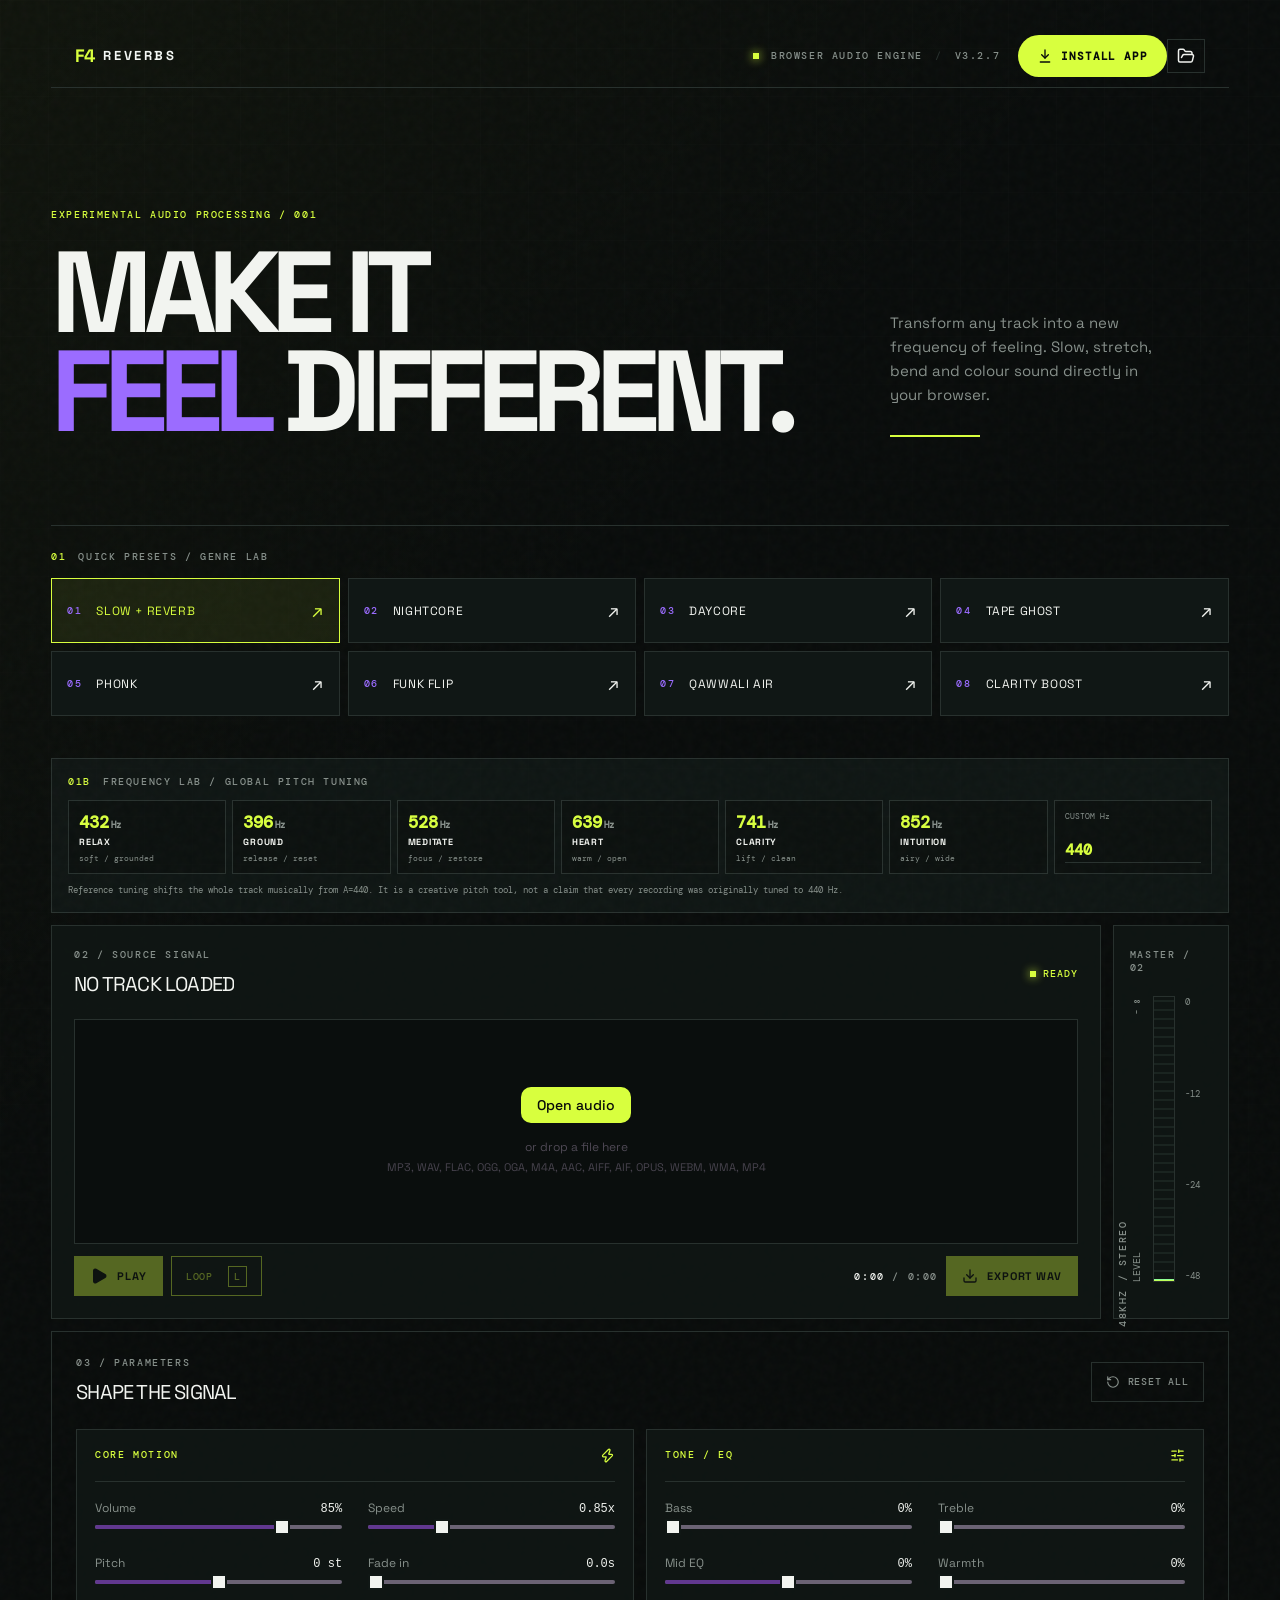
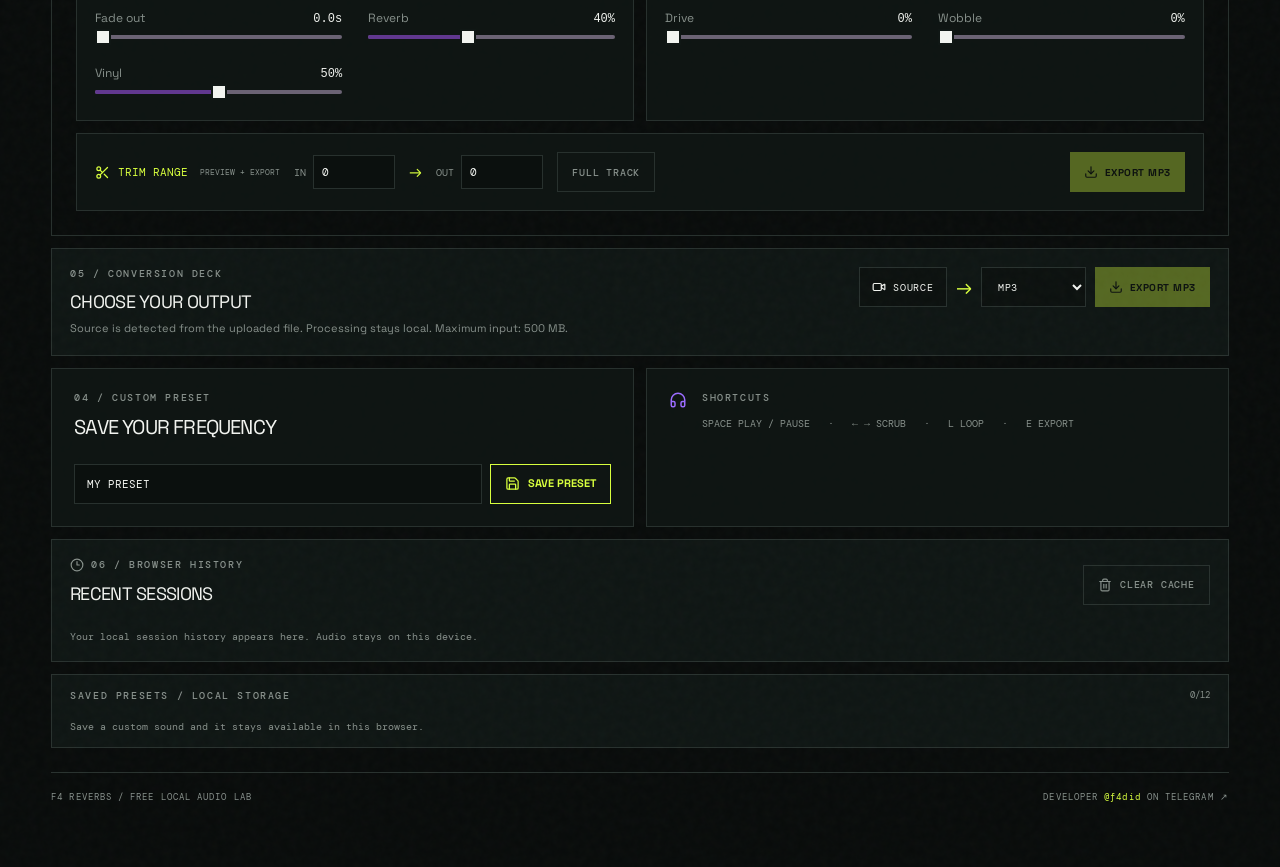
<file: index.html>
<!DOCTYPE html><!--Wc2P2oGv3Yrmbwn0CdEOC--><html lang="en"><head><meta charSet="utf-8"/><meta name="viewport" content="width=device-width, initial-scale=1"/><link rel="stylesheet" href="./_next/static/css/abca8718be2db10c.css" data-precedence="next"/><link rel="preload" as="script" fetchPriority="low" href="./_next/static/chunks/webpack-20ec9f204b8061f3.js"/><script src="./_next/static/chunks/4bd1b696-c023c6e3521b1417.js" async=""></script><script src="./_next/static/chunks/255-2005b055456c798b.js" async=""></script><script src="./_next/static/chunks/main-app-8faf59b980f9578d.js" async=""></script><script src="./_next/static/chunks/app/layout-e5a910af52156f34.js" async=""></script><script src="./_next/static/chunks/app/not-found-bf3127161c7d8371.js" async=""></script><script src="./_next/static/chunks/21-08cbd89e79270ea4.js" async=""></script><script src="./_next/static/chunks/app/page-7124292f3b14ec31.js" async=""></script><title>F4 REVERBS — Browser Audio Processing Studio</title><meta name="description" content="F4 REVERBS is a free, open source browser studio for slowing, pitching, colouring and exporting audio offline."/><meta name="application-name" content="F4 REVERBS"/><link rel="manifest" href="site.webmanifest"/><meta name="keywords" content="slowed and reverb,slowed + reverb,lofi player,lo-fi,nightcore,vaporwave,daycore,chopped and screwed,vinyl crackle,WAV export,offline audio editor,open source,desktop app,Windows,macOS,Linux"/><meta name="robots" content="index, follow"/><link rel="canonical" href="https://ph33nx.github.io/lila-player/"/><meta property="og:title" content="F4 REVERBS — Browser Audio Processing Studio"/><meta property="og:description" content="F4 REVERBS is a free, open source browser studio for slowing, pitching, colouring and exporting audio offline."/><meta property="og:url" content="https://ph33nx.github.io/lila-player/"/><meta property="og:site_name" content="F4 REVERBS"/><meta property="og:image" content="https://ph33nx.github.io/lila-player/og.png"/><meta property="og:image:width" content="1200"/><meta property="og:image:height" content="630"/><meta property="og:image:alt" content="F4 REVERBS browser audio processing studio with waveform and audio controls"/><meta property="og:type" content="website"/><meta name="twitter:card" content="summary_large_image"/><meta name="twitter:title" content="F4 REVERBS — Browser Audio Processing Studio"/><meta name="twitter:description" content="F4 REVERBS is a free, open source browser studio for slowing, pitching, colouring and exporting audio offline."/><meta name="twitter:image" content="https://ph33nx.github.io/lila-player/og.png"/><link rel="icon" href="favicon-32x32.png" sizes="32x32" type="image/png"/><link rel="icon" href="favicon-16x16.png" sizes="16x16" type="image/png"/><link rel="icon" href="favicon.ico" sizes="any"/><link rel="apple-touch-icon" href="apple-touch-icon.png" sizes="180x180"/><script src="./_next/static/chunks/polyfills-42372ed130431b0a.js" noModule=""></script><link rel="stylesheet" href="scroll-fix.css"/><link rel="stylesheet" href="f4-ui.css"/></head><body><div hidden=""><!--$--><!--/$--></div><script type="application/ld+json">{"@context":"https://schema.org","@type":"SoftwareApplication","name":"F4 REVERBS","description":"F4 REVERBS is a free, open source browser studio for slowing, pitching, colouring and exporting audio offline.","applicationCategory":"MultimediaApplication","operatingSystem":"Windows, macOS, Linux","softwareVersion":"3.2.7","url":"https://ph33nx.github.io/lila-player/","image":"https://ph33nx.github.io/lila-player/og.png","downloadUrl":"https://github.com/ph33nx/lila-player/releases","license":"https://opensource.org/license/mit","isAccessibleForFree":true,"offers":{"@type":"Offer","price":"0","priceCurrency":"USD"}}</script><main><script>((a,b,c,d,e,f,g,h)=>{let i=document.documentElement,j=["light","dark"];function k(b){var c;(Array.isArray(a)?a:[a]).forEach(a=>{let c="class"===a,d=c&&f?e.map(a=>f[a]||a):e;c?(i.classList.remove(...d),i.classList.add(f&&f[b]?f[b]:b)):i.setAttribute(a,b)}),c=b,h&&j.includes(c)&&(i.style.colorScheme=c)}if(d)k(d);else try{let a=localStorage.getItem(b)||c,d=g&&"system"===a?window.matchMedia("(prefers-color-scheme: dark)").matches?"dark":"light":a;k(d)}catch(a){}})("class","theme","system",null,["light","dark"],null,true,true)</script><main class="f4-shell"><div class="f4-noise"></div><header class="f4-topbar"><div class="brand-lockup"><span class="brand-mark">F4</span><span class="brand-name">REVERBS</span></div><div class="top-meta"><span class="status-dot"></span> BROWSER AUDIO ENGINE <span class="meta-sep">/</span> V3.2.7</div><button class="icon-button" aria-label="Open audio"><svg xmlns="http://www.w3.org/2000/svg" width="18" height="18" viewBox="0 0 24 24" fill="none" stroke="currentColor" stroke-width="2" stroke-linecap="round" stroke-linejoin="round" class="lucide lucide-folder-open" aria-hidden="true"><path d="m6 14 1.5-2.9A2 2 0 0 1 9.24 10H20a2 2 0 0 1 1.94 2.5l-1.54 6a2 2 0 0 1-1.95 1.5H4a2 2 0 0 1-2-2V5a2 2 0 0 1 2-2h3.9a2 2 0 0 1 1.69.9l.81 1.2a2 2 0 0 0 1.67.9H18a2 2 0 0 1 2 2v2"></path></svg></button></header><section class="f4-hero"><div><p class="eyebrow">EXPERIMENTAL AUDIO PROCESSING / 001</p><h1>MAKE IT<br/><em>FEEL</em> DIFFERENT.</h1></div><div class="hero-copy"><p>Transform any track into a new frequency of feeling. Slow, stretch, bend and colour sound directly in your browser.</p><span class="hero-line"></span></div></section><section class="preset-rack" aria-label="Presets"><div class="section-label"><span>01</span> QUICK PRESETS / GENRE LAB</div><div class="preset-grid"><button class="preset-card active"><span class="preset-index">01</span><span>SLOW + REVERB</span><span class="preset-arrow">↗</span></button><button class="preset-card "><span class="preset-index">02</span><span>NIGHTCORE</span><span class="preset-arrow">↗</span></button><button class="preset-card "><span class="preset-index">03</span><span>DAYCORE</span><span class="preset-arrow">↗</span></button><button class="preset-card "><span class="preset-index">04</span><span>TAPE GHOST</span><span class="preset-arrow">↗</span></button><button class="preset-card "><span class="preset-index">05</span><span>PHONK</span><span class="preset-arrow">↗</span></button><button class="preset-card "><span class="preset-index">06</span><span>FUNK FLIP</span><span class="preset-arrow">↗</span></button><button class="preset-card "><span class="preset-index">07</span><span>QAWWALI AIR</span><span class="preset-arrow">↗</span></button><button class="preset-card "><span class="preset-index">08</span><span>CLARITY BOOST</span><span class="preset-arrow">↗</span></button></div></section><section class="tuning-lab"><div class="section-label"><span>01B</span> FREQUENCY LAB / GLOBAL PITCH TUNING</div><div class="tuning-grid"><button class="tuning-card "><strong>432<small>Hz</small></strong><span>RELAX</span><em>soft / grounded</em></button><button class="tuning-card "><strong>396<small>Hz</small></strong><span>GROUND</span><em>release / reset</em></button><button class="tuning-card "><strong>528<small>Hz</small></strong><span>MEDITATE</span><em>focus / restore</em></button><button class="tuning-card "><strong>639<small>Hz</small></strong><span>HEART</span><em>warm / open</em></button><button class="tuning-card "><strong>741<small>Hz</small></strong><span>CLARITY</span><em>lift / clean</em></button><button class="tuning-card "><strong>852<small>Hz</small></strong><span>INTUITION</span><em>airy / wide</em></button><label class="custom-tuning">CUSTOM Hz<input type="number" min="200" max="1000" value="440"/></label></div><p class="tuning-disclaimer">Reference tuning shifts the whole track musically from A=440. It is a creative pitch tool, not a claim that every recording was originally tuned to 440 Hz.</p></section><section class="workspace-grid"><div class="track-column"><div class="panel-heading"><div><span class="section-label">02 / SOURCE SIGNAL</span><h2>NO TRACK LOADED</h2></div><span class="live-badge"><span class="status-dot"></span> <!-- -->READY</span></div><div class="wave-shell"><div class="relative h-[clamp(120px,26vh,320px)] w-full overflow-hidden rounded-lg border border-border bg-card"><div class="flex h-full flex-col items-center justify-center gap-4 px-6 text-center"><button class="inline-flex items-center justify-center gap-2 whitespace-nowrap rounded-md text-sm font-medium transition-colors focus-visible:outline-none focus-visible:ring-2 focus-visible:ring-ring focus-visible:ring-offset-2 focus-visible:ring-offset-background disabled:pointer-events-none disabled:opacity-40 [&amp;_svg]:pointer-events-none [&amp;_svg]:shrink-0 bg-primary text-primary-foreground hover:bg-primary/85 h-9 px-4">Open audio</button><div class="space-y-1"><p class="text-xs text-muted-foreground">or drop a file here</p><p class="text-[11px] text-muted-foreground/90">MP3, WAV, FLAC, OGG, OGA, M4A, AAC, AIFF, AIF, OPUS, WEBM, WMA, MP4</p></div></div></div></div><div class="transport-row"><button class="transport-main" disabled=""><span><svg xmlns="http://www.w3.org/2000/svg" width="18" height="18" viewBox="0 0 24 24" fill="currentColor" stroke="currentColor" stroke-width="2" stroke-linecap="round" stroke-linejoin="round" class="lucide lucide-play" aria-hidden="true"><path d="M5 5a2 2 0 0 1 3.008-1.728l11.997 6.998a2 2 0 0 1 .003 3.458l-12 7A2 2 0 0 1 5 19z"></path></svg></span>PLAY</button><button class="transport-tool on" disabled="">LOOP <kbd>L</kbd></button><div class="time-readout"><span>0:00</span> / <!-- -->0:00</div><button class="export-button" disabled=""><svg xmlns="http://www.w3.org/2000/svg" width="16" height="16" viewBox="0 0 24 24" fill="none" stroke="currentColor" stroke-width="2" stroke-linecap="round" stroke-linejoin="round" class="lucide lucide-download" aria-hidden="true"><path d="M12 15V3"></path><path d="M21 15v4a2 2 0 0 1-2 2H5a2 2 0 0 1-2-2v-4"></path><path d="m7 10 5 5 5-5"></path></svg> <!-- -->EXPORT WAV</button></div></div><aside class="meter-column"><div class="section-label">MASTER / 02</div><div class="meter-wrap"><div class="meter-label">LEVEL <span>-∞</span></div><div class="meter"><div class="meter-fill" style="height:0%"></div></div><div class="meter-scale"><span>0</span><span>-12</span><span>-24</span><span>-48</span></div></div><div class="meter-footer"><svg xmlns="http://www.w3.org/2000/svg" width="14" height="14" viewBox="0 0 24 24" fill="none" stroke="currentColor" stroke-width="2" stroke-linecap="round" stroke-linejoin="round" class="lucide lucide-activity" aria-hidden="true"><path d="M22 12h-2.48a2 2 0 0 0-1.93 1.46l-2.35 8.36a.25.25 0 0 1-.48 0L9.24 2.18a.25.25 0 0 0-.48 0l-2.35 8.36A2 2 0 0 1 4.49 12H2"></path></svg> 48KHZ / STEREO</div></aside></section><section class="control-section"><div class="control-header"><div><span class="section-label">03 / PARAMETERS</span><h2>SHAPE THE SIGNAL</h2></div><button class="reset-button"><svg xmlns="http://www.w3.org/2000/svg" width="14" height="14" viewBox="0 0 24 24" fill="none" stroke="currentColor" stroke-width="2" stroke-linecap="round" stroke-linejoin="round" class="lucide lucide-rotate-ccw" aria-hidden="true"><path d="M3 12a9 9 0 1 0 9-9 9.75 9.75 0 0 0-6.74 2.74L3 8"></path><path d="M3 3v5h5"></path></svg> RESET ALL</button></div><div class="control-grid"><div class="control-panel"><div class="panel-title"><span>CORE MOTION</span><svg xmlns="http://www.w3.org/2000/svg" width="15" height="15" viewBox="0 0 24 24" fill="none" stroke="currentColor" stroke-width="2" stroke-linecap="round" stroke-linejoin="round" class="lucide lucide-zap" aria-hidden="true"><path d="M15.914 4a1.5 1.5 0 00-2.474-1.561l-9 9A1.5 1.5 0 005.5 14h4.002a.5.5 0 01.471.666L8.086 20a1.5 1.5 0 002.475 1.56l9-9A1.5 1.5 0 0018.5 10h-3.997a.5.5 0 01-.472-.667z"></path></svg></div><div class="grid grid-cols-2 gap-x-8 gap-y-2 tall:gap-y-4"><div><div class="flex items-baseline justify-between gap-2"><span class="text-xs text-muted-foreground">Volume</span><span data-testid="value-volume" class="font-mono text-xs tabular-nums text-foreground">85%</span></div><span dir="ltr" data-orientation="horizontal" aria-disabled="false" class="relative flex w-full touch-none select-none items-center py-2" style="--radix-slider-thumb-transform:translateX(-50%)"><span data-orientation="horizontal" class="relative h-1 w-full grow overflow-hidden rounded-full bg-input"><span data-orientation="horizontal" class="absolute h-full bg-primary" style="left:0%;right:22.727272727272734%"></span></span><span style="transform:var(--radix-slider-thumb-transform);position:absolute;left:calc(0% + 0px)"><span role="slider" aria-label="Volume" aria-valuemin="0" aria-valuemax="110" aria-orientation="horizontal" data-orientation="horizontal" tabindex="0" class="block h-4 w-4 rounded-full border-2 border-background bg-foreground outline-none transition-colors hover:bg-primary focus-visible:ring-2 focus-visible:ring-ring focus-visible:ring-offset-2 focus-visible:ring-offset-background" style="display:none" data-radix-collection-item=""></span></span><input style="display:none"/></span></div><div><div class="flex items-baseline justify-between gap-2"><span class="text-xs text-muted-foreground">Speed</span><span data-testid="value-speed" class="font-mono text-xs tabular-nums text-foreground">0.85x</span></div><span dir="ltr" data-orientation="horizontal" aria-disabled="false" class="relative flex w-full touch-none select-none items-center py-2" style="--radix-slider-thumb-transform:translateX(-50%)"><span data-orientation="horizontal" class="relative h-1 w-full grow overflow-hidden rounded-full bg-input"><span data-orientation="horizontal" class="absolute h-full bg-primary" style="left:0%;right:71.42857142857144%"></span></span><span style="transform:var(--radix-slider-thumb-transform);position:absolute;left:calc(0% + 0px)"><span role="slider" aria-label="Speed" aria-valuemin="0.65" aria-valuemax="1.35" aria-orientation="horizontal" data-orientation="horizontal" tabindex="0" class="block h-4 w-4 rounded-full border-2 border-background bg-foreground outline-none transition-colors hover:bg-primary focus-visible:ring-2 focus-visible:ring-ring focus-visible:ring-offset-2 focus-visible:ring-offset-background" style="display:none" data-radix-collection-item=""></span></span><input style="display:none"/></span></div><div><div class="flex items-baseline justify-between gap-2"><span class="text-xs text-muted-foreground">Pitch</span><span data-testid="value-pitch" class="font-mono text-xs tabular-nums text-foreground">0 st</span></div><span dir="ltr" data-orientation="horizontal" aria-disabled="false" class="relative flex w-full touch-none select-none items-center py-2" style="--radix-slider-thumb-transform:translateX(-50%)"><span data-orientation="horizontal" class="relative h-1 w-full grow overflow-hidden rounded-full bg-input"><span data-orientation="horizontal" class="absolute h-full bg-primary" style="left:0%;right:50%"></span></span><span style="transform:var(--radix-slider-thumb-transform);position:absolute;left:calc(0% + 0px)"><span role="slider" aria-label="Pitch shift" aria-valuemin="-12" aria-valuemax="12" aria-orientation="horizontal" data-orientation="horizontal" tabindex="0" class="block h-4 w-4 rounded-full border-2 border-background bg-foreground outline-none transition-colors hover:bg-primary focus-visible:ring-2 focus-visible:ring-ring focus-visible:ring-offset-2 focus-visible:ring-offset-background" style="display:none" data-radix-collection-item=""></span></span><input style="display:none"/></span></div><div><div class="flex items-baseline justify-between gap-2"><span class="text-xs text-muted-foreground">Fade in</span><span data-testid="value-fadeIn" class="font-mono text-xs tabular-nums text-foreground">0.0s</span></div><span dir="ltr" data-orientation="horizontal" aria-disabled="false" class="relative flex w-full touch-none select-none items-center py-2" style="--radix-slider-thumb-transform:translateX(-50%)"><span data-orientation="horizontal" class="relative h-1 w-full grow overflow-hidden rounded-full bg-input"><span data-orientation="horizontal" class="absolute h-full bg-primary" style="left:0%;right:100%"></span></span><span style="transform:var(--radix-slider-thumb-transform);position:absolute;left:calc(0% + 0px)"><span role="slider" aria-label="Fade in" aria-valuemin="0" aria-valuemax="10" aria-orientation="horizontal" data-orientation="horizontal" tabindex="0" class="block h-4 w-4 rounded-full border-2 border-background bg-foreground outline-none transition-colors hover:bg-primary focus-visible:ring-2 focus-visible:ring-ring focus-visible:ring-offset-2 focus-visible:ring-offset-background" style="display:none" data-radix-collection-item=""></span></span><input style="display:none"/></span></div><div><div class="flex items-baseline justify-between gap-2"><span class="text-xs text-muted-foreground">Fade out</span><span data-testid="value-fadeOut" class="font-mono text-xs tabular-nums text-foreground">0.0s</span></div><span dir="ltr" data-orientation="horizontal" aria-disabled="false" class="relative flex w-full touch-none select-none items-center py-2" style="--radix-slider-thumb-transform:translateX(-50%)"><span data-orientation="horizontal" class="relative h-1 w-full grow overflow-hidden rounded-full bg-input"><span data-orientation="horizontal" class="absolute h-full bg-primary" style="left:0%;right:100%"></span></span><span style="transform:var(--radix-slider-thumb-transform);position:absolute;left:calc(0% + 0px)"><span role="slider" aria-label="Fade out" aria-valuemin="0" aria-valuemax="10" aria-orientation="horizontal" data-orientation="horizontal" tabindex="0" class="block h-4 w-4 rounded-full border-2 border-background bg-foreground outline-none transition-colors hover:bg-primary focus-visible:ring-2 focus-visible:ring-ring focus-visible:ring-offset-2 focus-visible:ring-offset-background" style="display:none" data-radix-collection-item=""></span></span><input style="display:none"/></span></div><div><div class="flex items-baseline justify-between gap-2"><span class="text-xs text-muted-foreground">Reverb</span><span data-testid="value-reverb" class="font-mono text-xs tabular-nums text-foreground">40%</span></div><span dir="ltr" data-orientation="horizontal" aria-disabled="false" class="relative flex w-full touch-none select-none items-center py-2" style="--radix-slider-thumb-transform:translateX(-50%)"><span data-orientation="horizontal" class="relative h-1 w-full grow overflow-hidden rounded-full bg-input"><span data-orientation="horizontal" class="absolute h-full bg-primary" style="left:0%;right:60%"></span></span><span style="transform:var(--radix-slider-thumb-transform);position:absolute;left:calc(0% + 0px)"><span role="slider" aria-label="Reverb" aria-valuemin="0" aria-valuemax="100" aria-orientation="horizontal" data-orientation="horizontal" tabindex="0" class="block h-4 w-4 rounded-full border-2 border-background bg-foreground outline-none transition-colors hover:bg-primary focus-visible:ring-2 focus-visible:ring-ring focus-visible:ring-offset-2 focus-visible:ring-offset-background" style="display:none" data-radix-collection-item=""></span></span><input style="display:none"/></span></div><div><div class="flex items-baseline justify-between gap-2"><span class="text-xs text-muted-foreground">Vinyl</span><span data-testid="value-vinyl" class="font-mono text-xs tabular-nums text-foreground">50%</span></div><span dir="ltr" data-orientation="horizontal" aria-disabled="false" class="relative flex w-full touch-none select-none items-center py-2" style="--radix-slider-thumb-transform:translateX(-50%)"><span data-orientation="horizontal" class="relative h-1 w-full grow overflow-hidden rounded-full bg-input"><span data-orientation="horizontal" class="absolute h-full bg-primary" style="left:0%;right:50%"></span></span><span style="transform:var(--radix-slider-thumb-transform);position:absolute;left:calc(0% + 0px)"><span role="slider" aria-label="Vinyl crackle" aria-valuemin="0" aria-valuemax="100" aria-orientation="horizontal" data-orientation="horizontal" tabindex="0" class="block h-4 w-4 rounded-full border-2 border-background bg-foreground outline-none transition-colors hover:bg-primary focus-visible:ring-2 focus-visible:ring-ring focus-visible:ring-offset-2 focus-visible:ring-offset-background" style="display:none" data-radix-collection-item=""></span></span><input style="display:none"/></span></div></div></div><div class="control-panel"><div class="panel-title"><span>TONE / EQ</span><svg xmlns="http://www.w3.org/2000/svg" width="15" height="15" viewBox="0 0 24 24" fill="none" stroke="currentColor" stroke-width="2" stroke-linecap="round" stroke-linejoin="round" class="lucide lucide-sliders-horizontal" aria-hidden="true"><path d="M10 5H3"></path><path d="M12 19H3"></path><path d="M14 3v4"></path><path d="M16 17v4"></path><path d="M21 12h-9"></path><path d="M21 19h-5"></path><path d="M21 5h-7"></path><path d="M8 10v4"></path><path d="M8 12H3"></path></svg></div><div class="grid grid-cols-2 gap-x-8 gap-y-2 tall:gap-y-4"><div><div class="flex items-baseline justify-between gap-2"><span class="text-xs text-muted-foreground">Bass</span><span data-testid="value-bass" class="font-mono text-xs tabular-nums text-foreground">0%</span></div><span dir="ltr" data-orientation="horizontal" aria-disabled="false" class="relative flex w-full touch-none select-none items-center py-2" style="--radix-slider-thumb-transform:translateX(-50%)"><span data-orientation="horizontal" class="relative h-1 w-full grow overflow-hidden rounded-full bg-input"><span data-orientation="horizontal" class="absolute h-full bg-primary" style="left:0%;right:100%"></span></span><span style="transform:var(--radix-slider-thumb-transform);position:absolute;left:calc(0% + 0px)"><span role="slider" aria-label="Bass" aria-valuemin="0" aria-valuemax="100" aria-orientation="horizontal" data-orientation="horizontal" tabindex="0" class="block h-4 w-4 rounded-full border-2 border-background bg-foreground outline-none transition-colors hover:bg-primary focus-visible:ring-2 focus-visible:ring-ring focus-visible:ring-offset-2 focus-visible:ring-offset-background" style="display:none" data-radix-collection-item=""></span></span><input style="display:none"/></span></div><div><div class="flex items-baseline justify-between gap-2"><span class="text-xs text-muted-foreground">Treble</span><span data-testid="value-treble" class="font-mono text-xs tabular-nums text-foreground">0%</span></div><span dir="ltr" data-orientation="horizontal" aria-disabled="false" class="relative flex w-full touch-none select-none items-center py-2" style="--radix-slider-thumb-transform:translateX(-50%)"><span data-orientation="horizontal" class="relative h-1 w-full grow overflow-hidden rounded-full bg-input"><span data-orientation="horizontal" class="absolute h-full bg-primary" style="left:0%;right:100%"></span></span><span style="transform:var(--radix-slider-thumb-transform);position:absolute;left:calc(0% + 0px)"><span role="slider" aria-label="Treble" aria-valuemin="0" aria-valuemax="100" aria-orientation="horizontal" data-orientation="horizontal" tabindex="0" class="block h-4 w-4 rounded-full border-2 border-background bg-foreground outline-none transition-colors hover:bg-primary focus-visible:ring-2 focus-visible:ring-ring focus-visible:ring-offset-2 focus-visible:ring-offset-background" style="display:none" data-radix-collection-item=""></span></span><input style="display:none"/></span></div><div><div class="flex items-baseline justify-between gap-2"><span class="text-xs text-muted-foreground">Mid EQ</span><span data-testid="value-eqMid" class="font-mono text-xs tabular-nums text-foreground">0%</span></div><span dir="ltr" data-orientation="horizontal" aria-disabled="false" class="relative flex w-full touch-none select-none items-center py-2" style="--radix-slider-thumb-transform:translateX(-50%)"><span data-orientation="horizontal" class="relative h-1 w-full grow overflow-hidden rounded-full bg-input"><span data-orientation="horizontal" class="absolute h-full bg-primary" style="left:0%;right:50%"></span></span><span style="transform:var(--radix-slider-thumb-transform);position:absolute;left:calc(0% + 0px)"><span role="slider" aria-label="Mid EQ" aria-valuemin="-100" aria-valuemax="100" aria-orientation="horizontal" data-orientation="horizontal" tabindex="0" class="block h-4 w-4 rounded-full border-2 border-background bg-foreground outline-none transition-colors hover:bg-primary focus-visible:ring-2 focus-visible:ring-ring focus-visible:ring-offset-2 focus-visible:ring-offset-background" style="display:none" data-radix-collection-item=""></span></span><input style="display:none"/></span></div><div><div class="flex items-baseline justify-between gap-2"><span class="text-xs text-muted-foreground">Warmth</span><span data-testid="value-warmth" class="font-mono text-xs tabular-nums text-foreground">0%</span></div><span dir="ltr" data-orientation="horizontal" aria-disabled="false" class="relative flex w-full touch-none select-none items-center py-2" style="--radix-slider-thumb-transform:translateX(-50%)"><span data-orientation="horizontal" class="relative h-1 w-full grow overflow-hidden rounded-full bg-input"><span data-orientation="horizontal" class="absolute h-full bg-primary" style="left:0%;right:100%"></span></span><span style="transform:var(--radix-slider-thumb-transform);position:absolute;left:calc(0% + 0px)"><span role="slider" aria-label="Warmth" aria-valuemin="0" aria-valuemax="100" aria-orientation="horizontal" data-orientation="horizontal" tabindex="0" class="block h-4 w-4 rounded-full border-2 border-background bg-foreground outline-none transition-colors hover:bg-primary focus-visible:ring-2 focus-visible:ring-ring focus-visible:ring-offset-2 focus-visible:ring-offset-background" style="display:none" data-radix-collection-item=""></span></span><input style="display:none"/></span></div><div><div class="flex items-baseline justify-between gap-2"><span class="text-xs text-muted-foreground">Drive</span><span data-testid="value-drive" class="font-mono text-xs tabular-nums text-foreground">0%</span></div><span dir="ltr" data-orientation="horizontal" aria-disabled="false" class="relative flex w-full touch-none select-none items-center py-2" style="--radix-slider-thumb-transform:translateX(-50%)"><span data-orientation="horizontal" class="relative h-1 w-full grow overflow-hidden rounded-full bg-input"><span data-orientation="horizontal" class="absolute h-full bg-primary" style="left:0%;right:100%"></span></span><span style="transform:var(--radix-slider-thumb-transform);position:absolute;left:calc(0% + 0px)"><span role="slider" aria-label="Drive" aria-valuemin="0" aria-valuemax="100" aria-orientation="horizontal" data-orientation="horizontal" tabindex="0" class="block h-4 w-4 rounded-full border-2 border-background bg-foreground outline-none transition-colors hover:bg-primary focus-visible:ring-2 focus-visible:ring-ring focus-visible:ring-offset-2 focus-visible:ring-offset-background" style="display:none" data-radix-collection-item=""></span></span><input style="display:none"/></span></div><div><div class="flex items-baseline justify-between gap-2"><span class="text-xs text-muted-foreground">Wobble</span><span data-testid="value-wobble" class="font-mono text-xs tabular-nums text-foreground">0%</span></div><span dir="ltr" data-orientation="horizontal" aria-disabled="false" class="relative flex w-full touch-none select-none items-center py-2" style="--radix-slider-thumb-transform:translateX(-50%)"><span data-orientation="horizontal" class="relative h-1 w-full grow overflow-hidden rounded-full bg-input"><span data-orientation="horizontal" class="absolute h-full bg-primary" style="left:0%;right:100%"></span></span><span style="transform:var(--radix-slider-thumb-transform);position:absolute;left:calc(0% + 0px)"><span role="slider" aria-label="Wobble" aria-valuemin="0" aria-valuemax="100" aria-orientation="horizontal" data-orientation="horizontal" tabindex="0" class="block h-4 w-4 rounded-full border-2 border-background bg-foreground outline-none transition-colors hover:bg-primary focus-visible:ring-2 focus-visible:ring-ring focus-visible:ring-offset-2 focus-visible:ring-offset-background" style="display:none" data-radix-collection-item=""></span></span><input style="display:none"/></span></div></div></div></div><div class="trim-strip"><div class="trim-title"><svg xmlns="http://www.w3.org/2000/svg" width="15" height="15" viewBox="0 0 24 24" fill="none" stroke="currentColor" stroke-width="2" stroke-linecap="round" stroke-linejoin="round" class="lucide lucide-scissors" aria-hidden="true"><circle cx="6" cy="6" r="3"></circle><path d="M8.12 8.12 12 12"></path><path d="M20 4 8.12 15.88"></path><circle cx="6" cy="18" r="3"></circle><path d="M14.8 14.8 20 20"></path></svg><span>TRIM RANGE</span><small>PREVIEW + EXPORT</small></div><label>IN <input type="number" min="0" max="0" step="0.1" value="0"/></label><span>→</span><label>OUT <input type="number" min="0" max="0" step="0.1" value="0"/></label><button class="reset-button">FULL TRACK</button><button class="inline-export" disabled=""><svg xmlns="http://www.w3.org/2000/svg" width="14" height="14" viewBox="0 0 24 24" fill="none" stroke="currentColor" stroke-width="2" stroke-linecap="round" stroke-linejoin="round" class="lucide lucide-download" aria-hidden="true"><path d="M12 15V3"></path><path d="M21 15v4a2 2 0 0 1-2 2H5a2 2 0 0 1-2-2v-4"></path><path d="m7 10 5 5 5-5"></path></svg> EXPORT <!-- -->MP3</button></div></section><section class="conversion-panel"><div><span class="section-label">05 / CONVERSION DECK</span><h2>CHOOSE YOUR OUTPUT</h2><p>Source is detected from the uploaded file. Processing stays local. Maximum input: 100 MB.</p></div><div class="conversion-row"><span class="format-chip"><svg xmlns="http://www.w3.org/2000/svg" width="14" height="14" viewBox="0 0 24 24" fill="none" stroke="currentColor" stroke-width="2" stroke-linecap="round" stroke-linejoin="round" class="lucide lucide-video" aria-hidden="true"><path d="m16 13 5.223 3.482a.5.5 0 0 0 .777-.416V7.87a.5.5 0 0 0-.752-.432L16 10.5"></path><rect x="2" y="6" width="14" height="12" rx="2"></rect></svg> <!-- -->SOURCE</span><span class="conversion-arrow">→</span><select><option value="mp3" selected="">MP3</option><option value="wav">WAV</option></select><button class="inline-export" disabled=""><svg xmlns="http://www.w3.org/2000/svg" width="14" height="14" viewBox="0 0 24 24" fill="none" stroke="currentColor" stroke-width="2" stroke-linecap="round" stroke-linejoin="round" class="lucide lucide-download" aria-hidden="true"><path d="M12 15V3"></path><path d="M21 15v4a2 2 0 0 1-2 2H5a2 2 0 0 1-2-2v-4"></path><path d="m7 10 5 5 5-5"></path></svg> EXPORT <!-- -->MP3</button></div></section><section class="bottom-grid"><div class="custom-panel"><div><span class="section-label">04 / CUSTOM PRESET</span><h2>SAVE YOUR FREQUENCY</h2></div><div class="custom-actions"><input aria-label="Preset name" value="MY PRESET"/><button><svg xmlns="http://www.w3.org/2000/svg" width="15" height="15" viewBox="0 0 24 24" fill="none" stroke="currentColor" stroke-width="2" stroke-linecap="round" stroke-linejoin="round" class="lucide lucide-save" aria-hidden="true"><path d="M15.2 3a2 2 0 0 1 1.4.6l3.8 3.8a2 2 0 0 1 .6 1.4V19a2 2 0 0 1-2 2H5a2 2 0 0 1-2-2V5a2 2 0 0 1 2-2z"></path><path d="M17 21v-7a1 1 0 0 0-1-1H8a1 1 0 0 0-1 1v7"></path><path d="M7 3v4a1 1 0 0 0 1 1h7"></path></svg> SAVE PRESET</button></div></div><div class="tips-panel"><svg xmlns="http://www.w3.org/2000/svg" width="18" height="18" viewBox="0 0 24 24" fill="none" stroke="currentColor" stroke-width="2" stroke-linecap="round" stroke-linejoin="round" class="lucide lucide-headphones" aria-hidden="true"><path d="M3 14h3a2 2 0 0 1 2 2v3a2 2 0 0 1-2 2H5a2 2 0 0 1-2-2v-7a9 9 0 0 1 18 0v7a2 2 0 0 1-2 2h-1a2 2 0 0 1-2-2v-3a2 2 0 0 1 2-2h3"></path></svg><div><span class="section-label">SHORTCUTS</span><p>SPACE PLAY / PAUSE   ·   ← → SCRUB   ·   L LOOP   ·   E EXPORT</p></div></div></section><section class="history-panel"><div class="history-heading"><div><span class="section-label"><svg xmlns="http://www.w3.org/2000/svg" width="14" height="14" viewBox="0 0 24 24" fill="none" stroke="currentColor" stroke-width="2" stroke-linecap="round" stroke-linejoin="round" class="lucide lucide-clock-3" aria-hidden="true"><circle cx="12" cy="12" r="10"></circle><path d="M12 6v6h4"></path></svg> 06 / BROWSER HISTORY</span><h2>RECENT SESSIONS</h2></div><button class="reset-button"><svg xmlns="http://www.w3.org/2000/svg" width="14" height="14" viewBox="0 0 24 24" fill="none" stroke="currentColor" stroke-width="2" stroke-linecap="round" stroke-linejoin="round" class="lucide lucide-trash lucide-trash-2" aria-hidden="true"><path d="M10 11v6"></path><path d="M14 11v6"></path><path d="M19 6v14a2 2 0 0 1-2 2H7a2 2 0 0 1-2-2V6"></path><path d="M3 6h18"></path><path d="M8 6V4a2 2 0 0 1 2-2h4a2 2 0 0 1 2 2v2"></path></svg> CLEAR CACHE</button></div><p class="history-empty">Your local session history appears here. Audio stays on this device.</p></section><section class="saved-presets"><div class="saved-presets-heading"><span class="section-label">SAVED PRESETS / LOCAL STORAGE</span><small>0<!-- -->/12</small></div><p class="history-empty">Save a custom sound and it stays available in this browser.</p></section><footer class="f4-footer"><span>F4 REVERBS / FREE LOCAL AUDIO LAB</span><a href="https://t.me/f4did" target="_blank" rel="noreferrer">DEVELOPER <strong>@f4did</strong> ON TELEGRAM ↗</a></footer><input type="file" accept="audio/*,.mp3,.wav,.flac,.ogg,.oga,.m4a,.aac,.aiff,.aif,.opus,.webm,.wma,.mp4" class="hidden"/><div data-testid="drop-overlay" data-active="false" data-state="ready" aria-hidden="true" class="pointer-events-none fixed inset-0 z-50 grid place-items-center bg-background/85 p-6 invisible" style="opacity:0"><div class="grid h-full w-full place-items-center rounded-lg border-2 border-dashed text-sm font-medium border-primary text-primary" style="transform:scale(0.98)">Drop to open</div></div></main><!--$--><!--/$--></main><script src="./_next/static/chunks/webpack-20ec9f204b8061f3.js" id="_R_" async=""></script><script>(self.__next_f=self.__next_f||[]).push([0])</script><script>self.__next_f.push([1,"1:\"$Sreact.fragment\"\n2:I[2028,[\"177\",\"static/chunks/app/layout-e5a910af52156f34.js\"],\"default\"]\n3:I[4763,[\"177\",\"static/chunks/app/layout-e5a910af52156f34.js\"],\"default\"]\n4:I[9766,[],\"\"]\n5:I[8924,[],\"\"]\n6:I[3486,[\"345\",\"static/chunks/app/not-found-bf3127161c7d8371.js\"],\"default\"]\n7:I[1959,[],\"ClientPageRoot\"]\n8:I[1811,[\"21\",\"static/chunks/21-08cbd89e79270ea4.js\",\"974\",\"static/chunks/app/page-7124292f3b14ec31.js\"],\"default\"]\nb:I[4431,[],\"OutletBoundary\"]\nd:I[5278,[],\"AsyncMetadataOutlet\"]\nf:I[4431,[],\"ViewportBoundary\"]\n11:I[4431,[],\"MetadataBoundary\"]\n12:\"$Sreact.suspense\"\n14:I[7150,[],\"\"]\n:HL[\"./_next/static/css/abca8718be2db10c.css\",\"style\"]\n"])</script><script>self.__next_f.push([1,"0:{\"P\":null,\"b\":\"Wc2P2oGv3Yrmbwn0CdEOC\",\"p\":\".\",\"c\":[\"\",\"\"],\"i\":false,\"f\":[[[\"\",{\"children\":[\"__PAGE__\",{}]},\"$undefined\",\"$undefined\",true],[\"\",[\"$\",\"$1\",\"c\",{\"children\":[[[\"$\",\"link\",\"0\",{\"rel\":\"stylesheet\",\"href\":\"./_next/static/css/abca8718be2db10c.css\",\"precedence\":\"next\",\"crossOrigin\":\"$undefined\",\"nonce\":\"$undefined\"}]],[\"$\",\"html\",null,{\"lang\":\"en\",\"suppressHydrationWarning\":true,\"children\":[\"$\",\"body\",null,{\"children\":[[\"$\",\"script\",null,{\"type\":\"application/ld+json\",\"dangerouslySetInnerHTML\":{\"__html\":\"{\\\"@context\\\":\\\"https://schema.org\\\",\\\"@type\\\":\\\"SoftwareApplication\\\",\\\"name\\\":\\\"F4 REVERBS\\\",\\\"description\\\":\\\"F4 REVERBS is a free, open source browser studio for slowing, pitching, colouring and exporting audio offline.\\\",\\\"applicationCategory\\\":\\\"MultimediaApplication\\\",\\\"operatingSystem\\\":\\\"Windows, macOS, Linux\\\",\\\"softwareVersion\\\":\\\"3.2.7\\\",\\\"url\\\":\\\"https://ph33nx.github.io/lila-player/\\\",\\\"image\\\":\\\"https://ph33nx.github.io/lila-player/og.png\\\",\\\"downloadUrl\\\":\\\"https://github.com/ph33nx/lila-player/releases\\\",\\\"license\\\":\\\"https://opensource.org/license/mit\\\",\\\"isAccessibleForFree\\\":true,\\\"offers\\\":{\\\"@type\\\":\\\"Offer\\\",\\\"price\\\":\\\"0\\\",\\\"priceCurrency\\\":\\\"USD\\\"}}\"}}],[\"$\",\"main\",null,{\"children\":[\"$\",\"$L2\",null,{\"children\":[\"$\",\"$L3\",null,{\"children\":[\"$\",\"$L4\",null,{\"parallelRouterKey\":\"children\",\"error\":\"$undefined\",\"errorStyles\":\"$undefined\",\"errorScripts\":\"$undefined\",\"template\":[\"$\",\"$L5\",null,{}],\"templateStyles\":\"$undefined\",\"templateScripts\":\"$undefined\",\"notFound\":[[\"$\",\"$L6\",null,{}],[]],\"forbidden\":\"$undefined\",\"unauthorized\":\"$undefined\"}]}]}]}]]}]}]]}],{\"children\":[\"__PAGE__\",[\"$\",\"$1\",\"c\",{\"children\":[[\"$\",\"$L7\",null,{\"Component\":\"$8\",\"searchParams\":{},\"params\":{},\"promises\":[\"$@9\",\"$@a\"]}],null,[\"$\",\"$Lb\",null,{\"children\":[\"$Lc\",[\"$\",\"$Ld\",null,{\"promise\":\"$@e\"}]]}]]}],{},null,false]},null,false],[\"$\",\"$1\",\"h\",{\"children\":[null,[[\"$\",\"$Lf\",null,{\"children\":\"$L10\"}],null],[\"$\",\"$L11\",null,{\"children\":[\"$\",\"div\",null,{\"hidden\":true,\"children\":[\"$\",\"$12\",null,{\"fallback\":null,\"children\":\"$L13\"}]}]}]]}],false]],\"m\":\"$undefined\",\"G\":[\"$14\",[]],\"s\":false,\"S\":true}\n"])</script><script>self.__next_f.push([1,"9:{}\na:\"$0:f:0:1:2:children:1:props:children:0:props:params\"\n"])</script><script>self.__next_f.push([1,"10:[[\"$\",\"meta\",\"0\",{\"charSet\":\"utf-8\"}],[\"$\",\"meta\",\"1\",{\"name\":\"viewport\",\"content\":\"width=device-width, initial-scale=1\"}]]\nc:null\n"])</script><script>self.__next_f.push([1,"15:I[622,[],\"IconMark\"]\n"])</script><script>self.__next_f.push([1,"e:{\"metadata\":[[\"$\",\"title\",\"0\",{\"children\":\"F4 REVERBS — Browser Audio Processing Studio\"}],[\"$\",\"meta\",\"1\",{\"name\":\"description\",\"content\":\"F4 REVERBS is a free, open source browser studio for slowing, pitching, colouring and exporting audio offline.\"}],[\"$\",\"meta\",\"2\",{\"name\":\"application-name\",\"content\":\"F4 REVERBS\"}],[\"$\",\"link\",\"3\",{\"rel\":\"manifest\",\"href\":\"site.webmanifest\",\"crossOrigin\":\"$undefined\"}],[\"$\",\"meta\",\"4\",{\"name\":\"keywords\",\"content\":\"slowed and reverb,slowed + reverb,lofi player,lo-fi,nightcore,vaporwave,daycore,chopped and screwed,vinyl crackle,WAV export,offline audio editor,open source,desktop app,Windows,macOS,Linux\"}],[\"$\",\"meta\",\"5\",{\"name\":\"robots\",\"content\":\"index, follow\"}],[\"$\",\"link\",\"6\",{\"rel\":\"canonical\",\"href\":\"https://ph33nx.github.io/lila-player/\"}],[\"$\",\"meta\",\"7\",{\"property\":\"og:title\",\"content\":\"F4 REVERBS — Browser Audio Processing Studio\"}],[\"$\",\"meta\",\"8\",{\"property\":\"og:description\",\"content\":\"F4 REVERBS is a free, open source browser studio for slowing, pitching, colouring and exporting audio offline.\"}],[\"$\",\"meta\",\"9\",{\"property\":\"og:url\",\"content\":\"https://ph33nx.github.io/lila-player/\"}],[\"$\",\"meta\",\"10\",{\"property\":\"og:site_name\",\"content\":\"F4 REVERBS\"}],[\"$\",\"meta\",\"11\",{\"property\":\"og:image\",\"content\":\"https://ph33nx.github.io/lila-player/og.png\"}],[\"$\",\"meta\",\"12\",{\"property\":\"og:image:width\",\"content\":\"1200\"}],[\"$\",\"meta\",\"13\",{\"property\":\"og:image:height\",\"content\":\"630\"}],[\"$\",\"meta\",\"14\",{\"property\":\"og:image:alt\",\"content\":\"F4 REVERBS browser audio processing studio with waveform and audio controls\"}],[\"$\",\"meta\",\"15\",{\"property\":\"og:type\",\"content\":\"website\"}],[\"$\",\"meta\",\"16\",{\"name\":\"twitter:card\",\"content\":\"summary_large_image\"}],[\"$\",\"meta\",\"17\",{\"name\":\"twitter:title\",\"content\":\"F4 REVERBS — Browser Audio Processing Studio\"}],[\"$\",\"meta\",\"18\",{\"name\":\"twitter:description\",\"content\":\"F4 REVERBS is a free, open source browser studio for slowing, pitching, colouring and exporting audio offline.\"}],[\"$\",\"meta\",\"19\",{\"name\":\"twitter:image\",\"content\":\"https://ph33nx.github.io/lila-player/og.png\"}],[\"$\",\"link\",\"20\",{\"rel\":\"icon\",\"href\":\"favicon-32x32.png\",\"sizes\":\"32x32\",\"type\":\"image/png\"}],[\"$\",\"link\",\"21\",{\"rel\":\"icon\",\"href\":\"favicon-16x16.png\",\"sizes\":\"16x16\",\"type\":\"image/png\"}],[\"$\",\"link\",\"22\",{\"rel\":\"icon\",\"href\":\"favicon.ico\",\"sizes\":\"any\"}],[\"$\",\"link\",\"23\",{\"rel\":\"apple-touch-icon\",\"href\":\"apple-touch-icon.png\",\"sizes\":\"180x180\"}],[\"$\",\"$L15\",\"24\",{}]],\"error\":null,\"digest\":\"$undefined\"}\n"])</script><script>self.__next_f.push([1,"13:\"$e:metadata\"\n"])</script><script src="f4-mobile-controls.js"></script></body></html>
</file>
<file: _next/static/css/abca8718be2db10c.css>
@import url("https://fonts.googleapis.com/css2?family=DM+Mono:wght@400;500&family=Space+Grotesk:wght@400;500;600;700&display=swap");*,:after,:before{--tw-border-spacing-x:0;--tw-border-spacing-y:0;--tw-translate-x:0;--tw-translate-y:0;--tw-rotate:0;--tw-skew-x:0;--tw-skew-y:0;--tw-scale-x:1;--tw-scale-y:1;--tw-pan-x: ;--tw-pan-y: ;--tw-pinch-zoom: ;--tw-scroll-snap-strictness:proximity;--tw-gradient-from-position: ;--tw-gradient-via-position: ;--tw-gradient-to-position: ;--tw-ordinal: ;--tw-slashed-zero: ;--tw-numeric-figure: ;--tw-numeric-spacing: ;--tw-numeric-fraction: ;--tw-ring-inset: ;--tw-ring-offset-width:0px;--tw-ring-offset-color:#fff;--tw-ring-color:rgb(59 130 246/0.5);--tw-ring-offset-shadow:0 0 #0000;--tw-ring-shadow:0 0 #0000;--tw-shadow:0 0 #0000;--tw-shadow-colored:0 0 #0000;--tw-blur: ;--tw-brightness: ;--tw-contrast: ;--tw-grayscale: ;--tw-hue-rotate: ;--tw-invert: ;--tw-saturate: ;--tw-sepia: ;--tw-drop-shadow: ;--tw-backdrop-blur: ;--tw-backdrop-brightness: ;--tw-backdrop-contrast: ;--tw-backdrop-grayscale: ;--tw-backdrop-hue-rotate: ;--tw-backdrop-invert: ;--tw-backdrop-opacity: ;--tw-backdrop-saturate: ;--tw-backdrop-sepia: ;--tw-contain-size: ;--tw-contain-layout: ;--tw-contain-paint: ;--tw-contain-style: }::backdrop{--tw-border-spacing-x:0;--tw-border-spacing-y:0;--tw-translate-x:0;--tw-translate-y:0;--tw-rotate:0;--tw-skew-x:0;--tw-skew-y:0;--tw-scale-x:1;--tw-scale-y:1;--tw-pan-x: ;--tw-pan-y: ;--tw-pinch-zoom: ;--tw-scroll-snap-strictness:proximity;--tw-gradient-from-position: ;--tw-gradient-via-position: ;--tw-gradient-to-position: ;--tw-ordinal: ;--tw-slashed-zero: ;--tw-numeric-figure: ;--tw-numeric-spacing: ;--tw-numeric-fraction: ;--tw-ring-inset: ;--tw-ring-offset-width:0px;--tw-ring-offset-color:#fff;--tw-ring-color:rgb(59 130 246/0.5);--tw-ring-offset-shadow:0 0 #0000;--tw-ring-shadow:0 0 #0000;--tw-shadow:0 0 #0000;--tw-shadow-colored:0 0 #0000;--tw-blur: ;--tw-brightness: ;--tw-contrast: ;--tw-grayscale: ;--tw-hue-rotate: ;--tw-invert: ;--tw-saturate: ;--tw-sepia: ;--tw-drop-shadow: ;--tw-backdrop-blur: ;--tw-backdrop-brightness: ;--tw-backdrop-contrast: ;--tw-backdrop-grayscale: ;--tw-backdrop-hue-rotate: ;--tw-backdrop-invert: ;--tw-backdrop-opacity: ;--tw-backdrop-saturate: ;--tw-backdrop-sepia: ;--tw-contain-size: ;--tw-contain-layout: ;--tw-contain-paint: ;--tw-contain-style: }
/*
! tailwindcss v3.4.19 | MIT License | https://tailwindcss.com
*/*,:after,:before{box-sizing:border-box;border:0 solid #e5e7eb}:after,:before{--tw-content:""}:host,html{line-height:1.5;-webkit-text-size-adjust:100%;-moz-tab-size:4;tab-size:4;font-family:ui-sans-serif,system-ui,-apple-system,Segoe UI,Roboto,Cantarell,Helvetica Neue,Arial,sans-serif;font-feature-settings:normal;font-variation-settings:normal;-webkit-tap-highlight-color:transparent}body{margin:0;line-height:inherit}hr{height:0;color:inherit;border-top-width:1px}abbr:where([title]){text-decoration:underline dotted}h1,h2,h3,h4,h5,h6{font-size:inherit;font-weight:inherit}a{color:inherit;text-decoration:inherit}b,strong{font-weight:bolder}code,kbd,pre,samp{font-family:ui-monospace,SFMono-Regular,Menlo,Monaco,Consolas,Liberation Mono,Courier New,monospace;font-feature-settings:normal;font-variation-settings:normal;font-size:1em}small{font-size:80%}sub,sup{font-size:75%;line-height:0;position:relative;vertical-align:baseline}sub{bottom:-.25em}sup{top:-.5em}table{text-indent:0;border-color:inherit;border-collapse:collapse}button,input,optgroup,select,textarea{font-family:inherit;font-feature-settings:inherit;font-variation-settings:inherit;font-size:100%;font-weight:inherit;line-height:inherit;letter-spacing:inherit;color:inherit;margin:0;padding:0}button,select{text-transform:none}button,input:where([type=button]),input:where([type=reset]),input:where([type=submit]){-webkit-appearance:button;background-color:transparent;background-image:none}:-moz-focusring{outline:auto}:-moz-ui-invalid{box-shadow:none}progress{vertical-align:baseline}::-webkit-inner-spin-button,::-webkit-outer-spin-button{height:auto}[type=search]{-webkit-appearance:textfield;outline-offset:-2px}::-webkit-search-decoration{-webkit-appearance:none}::-webkit-file-upload-button{-webkit-appearance:button;font:inherit}summary{display:list-item}blockquote,dd,dl,figure,h1,h2,h3,h4,h5,h6,hr,p,pre{margin:0}fieldset{margin:0}fieldset,legend{padding:0}menu,ol,ul{list-style:none;margin:0;padding:0}dialog{padding:0}textarea{resize:vertical}input::placeholder,textarea::placeholder{opacity:1;color:#9ca3af}[role=button],button{cursor:pointer}:disabled{cursor:default}audio,canvas,embed,iframe,img,object,svg,video{display:block;vertical-align:middle}img,video{max-width:100%;height:auto}[hidden]:where(:not([hidden=until-found])){display:none}:root{color-scheme:light;--background:36 30% 96%;--foreground:268 22% 12%;--card:40 40% 99%;--card-foreground:268 22% 12%;--muted:36 22% 92%;--muted-foreground:268 8% 31%;--primary:268 44% 39%;--primary-foreground:40 40% 99%;--secondary:36 22% 91%;--secondary-foreground:268 22% 14%;--accent:36 22% 86%;--accent-foreground:268 22% 14%;--destructive:354 62% 42%;--destructive-foreground:0 0% 100%;--border:36 16% 84%;--input:268 8% 42%;--ring:268 44% 39%;--wave:268 10% 58%;--aura-1:268 85% 74%/0.42;--aura-2:336 80% 76%/0.39;--aura-3:206 85% 74%/0.39;--radius:0.75rem}.dark{color-scheme:dark;--background:264 14% 6%;--foreground:264 22% 95%;--card:262 12% 10%;--card-foreground:264 22% 95%;--muted:262 12% 10%;--muted-foreground:258 12% 68%;--primary:264 92% 78%;--primary-foreground:264 45% 8%;--secondary:260 11% 15%;--secondary-foreground:264 22% 95%;--accent:260 11% 20%;--accent-foreground:264 22% 95%;--destructive:354 90% 76%;--destructive-foreground:264 45% 8%;--border:258 10% 24%;--input:258 10% 50%;--ring:264 92% 78%;--wave:258 10% 43%;--aura-1:264 80% 62%/0.16;--aura-2:330 65% 58%/0.12;--aura-3:212 75% 58%/0.12}*{border-color:hsl(var(--border))}body{background-color:hsl(var(--background));font-family:ui-sans-serif,system-ui,-apple-system,Segoe UI,Roboto,Cantarell,Helvetica Neue,Arial,sans-serif;color:hsl(var(--foreground));-webkit-font-smoothing:antialiased;-moz-osx-font-smoothing:grayscale;overscroll-behavior:none}.pointer-events-none{pointer-events:none}.visible{visibility:visible}.invisible{visibility:hidden}.fixed{position:fixed}.absolute{position:absolute}.relative{position:relative}.inset-0{inset:0}.inset-3{inset:.75rem}.inset-x-12{left:3rem;right:3rem}.bottom-0{bottom:0}.bottom-3{bottom:.75rem}.right-3{right:.75rem}.top-0{top:0}.top-1\/2{top:50%}.-z-10{z-index:-10}.z-40{z-index:40}.z-50{z-index:50}.mx-auto{margin-left:auto;margin-right:auto}.mb-4{margin-bottom:1rem}.mr-2{margin-right:.5rem}.mt-2{margin-top:.5rem}.mt-3{margin-top:.75rem}.block{display:block}.inline-block{display:inline-block}.flex{display:flex}.inline-flex{display:inline-flex}.grid{display:grid}.hidden{display:none}.h-0\.5{height:.125rem}.h-1{height:.25rem}.h-14{height:3.5rem}.h-3\.5{height:.875rem}.h-4{height:1rem}.h-6{height:1.5rem}.h-8{height:2rem}.h-9{height:2.25rem}.h-\[clamp\(120px\2c 26vh\2c 320px\)\]{height:clamp(120px,26vh,320px)}.h-full{height:100%}.w-1\/5{width:20%}.w-14{width:3.5rem}.w-3\.5{width:.875rem}.w-4{width:1rem}.w-6{width:1.5rem}.w-8{width:2rem}.w-9{width:2.25rem}.w-full{width:100%}.min-w-0{min-width:0}.max-w-\[880px\]{max-width:880px}.flex-1{flex:1 1 0%}.shrink-0{flex-shrink:0}.grow{flex-grow:1}.-translate-x-1\/2{--tw-translate-x:-50%}.-translate-x-1\/2,.-translate-y-1\/2{transform:translate(var(--tw-translate-x),var(--tw-translate-y)) rotate(var(--tw-rotate)) skewX(var(--tw-skew-x)) skewY(var(--tw-skew-y)) scaleX(var(--tw-scale-x)) scaleY(var(--tw-scale-y))}.-translate-y-1\/2{--tw-translate-y:-50%}.translate-x-px{--tw-translate-x:1px}.transform,.translate-x-px{transform:translate(var(--tw-translate-x),var(--tw-translate-y)) rotate(var(--tw-rotate)) skewX(var(--tw-skew-x)) skewY(var(--tw-skew-y)) scaleX(var(--tw-scale-x)) scaleY(var(--tw-scale-y))}@keyframes scan{0%{transform:translateX(-100%)}to{transform:translateX(400%)}}.animate-scan{animation:scan 1.6s cubic-bezier(.4,0,.2,1) infinite}.cursor-pointer{cursor:pointer}.touch-none{touch-action:none}.select-none{user-select:none}.list-none{list-style-type:none}.grid-cols-2{grid-template-columns:repeat(2,minmax(0,1fr))}.grid-cols-\[1fr_auto_1fr\]{grid-template-columns:1fr auto 1fr}.flex-col{flex-direction:column}.flex-wrap{flex-wrap:wrap}.place-items-center{place-items:center}.items-center{align-items:center}.items-baseline{align-items:baseline}.justify-center{justify-content:center}.justify-between{justify-content:space-between}.gap-1{gap:.25rem}.gap-2{gap:.5rem}.gap-3{gap:.75rem}.gap-4{gap:1rem}.gap-x-10{column-gap:2.5rem}.gap-x-8{column-gap:2rem}.gap-y-1{row-gap:.25rem}.gap-y-2{row-gap:.5rem}.space-y-1>:not([hidden])~:not([hidden]){--tw-space-y-reverse:0;margin-top:calc(.25rem * calc(1 - var(--tw-space-y-reverse)));margin-bottom:calc(.25rem * var(--tw-space-y-reverse))}.space-y-2>:not([hidden])~:not([hidden]){--tw-space-y-reverse:0;margin-top:calc(.5rem * calc(1 - var(--tw-space-y-reverse)));margin-bottom:calc(.5rem * var(--tw-space-y-reverse))}.space-y-6>:not([hidden])~:not([hidden]){--tw-space-y-reverse:0;margin-top:calc(1.5rem * calc(1 - var(--tw-space-y-reverse)));margin-bottom:calc(1.5rem * var(--tw-space-y-reverse))}.divide-y>:not([hidden])~:not([hidden]){--tw-divide-y-reverse:0;border-top-width:calc(1px * calc(1 - var(--tw-divide-y-reverse)));border-bottom-width:calc(1px * var(--tw-divide-y-reverse))}.divide-border>:not([hidden])~:not([hidden]){border-color:hsl(var(--border))}.justify-self-start{justify-self:start}.justify-self-end{justify-self:end}.overflow-hidden,.truncate{overflow:hidden}.truncate{text-overflow:ellipsis}.truncate,.whitespace-nowrap{white-space:nowrap}.rounded{border-radius:.25rem}.rounded-full{border-radius:9999px}.rounded-lg{border-radius:var(--radius)}.rounded-md{border-radius:calc(var(--radius) - 2px)}.rounded-sm{border-radius:calc(var(--radius) - 4px)}.border{border-width:1px}.border-2{border-width:2px}.border-y{border-top-width:1px;border-bottom-width:1px}.border-t{border-top-width:1px}.border-dashed{border-style:dashed}.border-background{border-color:hsl(var(--background))}.border-border{border-color:hsl(var(--border))}.border-destructive{border-color:hsl(var(--destructive))}.border-input{border-color:hsl(var(--input))}.border-primary{border-color:hsl(var(--primary))}.border-primary\/50{border-color:hsl(var(--primary)/.5)}.bg-background\/85{background-color:hsl(var(--background)/.85)}.bg-card{background-color:hsl(var(--card))}.bg-foreground{background-color:hsl(var(--foreground))}.bg-input{background-color:hsl(var(--input))}.bg-primary{background-color:hsl(var(--primary))}.bg-primary\/15{background-color:hsl(var(--primary)/.15)}.bg-secondary{background-color:hsl(var(--secondary))}.fill-current{fill:currentColor}.p-6{padding:1.5rem}.px-1{padding-left:.25rem;padding-right:.25rem}.px-1\.5{padding-left:.375rem;padding-right:.375rem}.px-3{padding-left:.75rem;padding-right:.75rem}.px-4{padding-left:1rem;padding-right:1rem}.px-6{padding-left:1.5rem;padding-right:1.5rem}.py-2{padding-top:.5rem;padding-bottom:.5rem}.py-3{padding-top:.75rem;padding-bottom:.75rem}.pb-16{padding-bottom:4rem}.pl-5{padding-left:1.25rem}.pt-3{padding-top:.75rem}.text-center{text-align:center}.font-mono{font-family:ui-monospace,SFMono-Regular,Menlo,Monaco,Consolas,Liberation Mono,Courier New,monospace}.text-\[10px\]{font-size:10px}.text-\[11px\]{font-size:11px}.text-\[15px\]{font-size:15px}.text-sm{font-size:.875rem;line-height:1.25rem}.text-xs{font-size:.75rem;line-height:1rem}.font-medium{font-weight:500}.font-semibold{font-weight:600}.uppercase{text-transform:uppercase}.tabular-nums{--tw-numeric-spacing:tabular-nums;font-variant-numeric:var(--tw-ordinal) var(--tw-slashed-zero) var(--tw-numeric-figure) var(--tw-numeric-spacing) var(--tw-numeric-fraction)}.leading-4{line-height:1rem}.leading-relaxed{line-height:1.625}.tracking-\[0\.2em\]{letter-spacing:.2em}.tracking-tight{letter-spacing:-.025em}.text-destructive{color:hsl(var(--destructive))}.text-foreground{color:hsl(var(--foreground))}.text-muted-foreground{color:hsl(var(--muted-foreground))}.text-muted-foreground\/90{color:hsl(var(--muted-foreground)/.9)}.text-primary{color:hsl(var(--primary))}.text-primary-foreground{color:hsl(var(--primary-foreground))}.text-secondary-foreground{color:hsl(var(--secondary-foreground))}.opacity-40{opacity:.4}.outline-none{outline:2px solid transparent;outline-offset:2px}.blur{--tw-blur:blur(8px)}.blur,.filter{filter:var(--tw-blur) var(--tw-brightness) var(--tw-contrast) var(--tw-grayscale) var(--tw-hue-rotate) var(--tw-invert) var(--tw-saturate) var(--tw-sepia) var(--tw-drop-shadow)}.transition{transition-property:color,background-color,border-color,text-decoration-color,fill,stroke,opacity,box-shadow,transform,filter,backdrop-filter;transition-timing-function:cubic-bezier(.4,0,.2,1);transition-duration:.15s}.transition-colors{transition-property:color,background-color,border-color,text-decoration-color,fill,stroke;transition-timing-function:cubic-bezier(.4,0,.2,1);transition-duration:.15s}@media (prefers-reduced-motion:reduce){*,:after,:before{animation-duration:.01ms!important;animation-iteration-count:1!important;transition-duration:.01ms!important}}:root{--ink:#f2f4f0;--muted:#87908b;--line:#28312e;--panel:#101715;--panel-2:#151d1a;--acid:#d8ff3e;--violet:#9b6cff;--red:#ff5a5f;scrollbar-color:var(--acid) #0b100e;scrollbar-width:thin}*{box-sizing:border-box}html{background:#080b0a;overflow-y:scroll;scrollbar-color:var(--acid) #0b100e;scrollbar-width:thin}body{background:#080b0a!important;color:var(--ink)!important;font-family:Space Grotesk,sans-serif!important;overflow-y:auto;-webkit-overflow-scrolling:touch}::-webkit-scrollbar{width:10px;height:10px}::-webkit-scrollbar-track{background:#0b100e}::-webkit-scrollbar-thumb{background:var(--acid);border:2px solid #0b100e}::-webkit-scrollbar-thumb:hover{background:#efffa9}button,input{font:inherit}button{cursor:pointer}.f4-shell{min-height:100vh;max-width:1440px;margin:0 auto;padding:24px clamp(18px,4vw,64px) 64px;position:relative;overflow-x:hidden;overflow-y:visible;background:linear-gradient(135deg,rgba(216,255,62,.035),transparent 32%),#080b0a}.f4-shell:before{content:"";opacity:.16;background-image:linear-gradient(rgba(255,255,255,.06) 1px,transparent 0),linear-gradient(90deg,rgba(255,255,255,.06) 1px,transparent 0);background-size:48px 48px;mask-image:linear-gradient(180deg,#000,transparent 86%)}.f4-noise,.f4-shell:before{position:absolute;inset:0;pointer-events:none}.f4-noise{opacity:.04;background-image:url("data:image/svg+xml,%3Csvg viewBox='0 0 180 180' xmlns='http://www.w3.org/2000/svg'%3E%3Cfilter id='n'%3E%3CfeTurbulence type='fractalNoise' baseFrequency='.9' numOctaves='3' stitchTiles='stitch'/%3E%3C/filter%3E%3Crect width='100%25' height='100%25' filter='url(%23n)' opacity='.7'/%3E%3C/svg%3E")}.bottom-grid,.control-section,.f4-hero,.f4-topbar,.preset-rack,.workspace-grid{position:relative;z-index:1}.f4-topbar{height:54px;border-bottom:1px solid var(--line);justify-content:space-between}.brand-lockup,.f4-topbar{display:flex;align-items:center}.brand-lockup{gap:10px;letter-spacing:.08em;font-weight:700}.brand-mark{color:var(--acid);font-size:22px;letter-spacing:-.08em}.brand-name{font-size:12px}.eyebrow,.meter-footer,.panel-title,.preset-index,.section-label,.time-readout,.top-meta,kbd{color:var(--muted);font:500 10px DM Mono,monospace;letter-spacing:.16em}.top-meta{display:flex;gap:12px;align-items:center}.meta-sep{color:var(--line)}.status-dot{width:6px;height:6px;background:var(--acid);display:inline-block;box-shadow:0 0 10px var(--acid)}.icon-button{border:1px solid var(--line);background:transparent;color:var(--ink);height:34px;width:38px;display:grid;place-items:center}.icon-button:hover{color:var(--acid);border-color:var(--acid)}.f4-hero{display:grid;grid-template-columns:1.4fr .6fr;gap:48px;padding:clamp(60px,10vw,120px) 0 84px;border-bottom:1px solid var(--line)}.eyebrow{color:var(--acid);margin:0 0 22px}.f4-hero h1{margin:0;font-size:clamp(52px,9vw,128px);line-height:.86;letter-spacing:-.08em;font-weight:700}.f4-hero h1 em{color:var(--violet);font-style:normal}.hero-copy{align-self:end;padding-bottom:4px;color:var(--muted);font-size:15px;line-height:1.6;max-width:280px}.hero-line{display:block;width:90px;height:2px;background:var(--acid);margin-top:28px}.preset-rack{padding:24px 0 42px}.section-label{display:flex;gap:12px;align-items:center}.section-label span{color:var(--acid)}.preset-grid{display:grid;grid-template-columns:repeat(4,1fr);gap:8px;margin-top:15px}.preset-card{background:var(--panel);border:1px solid var(--line);color:var(--ink);padding:18px 15px;display:flex;align-items:center;gap:14px;text-align:left;font-size:12px;letter-spacing:.05em;transition:.2s}.preset-card.active,.preset-card:hover{border-color:var(--acid);background:rgba(216,255,62,.08)}.preset-card.active{color:var(--acid)}.preset-index{color:var(--violet)}.preset-arrow{margin-left:auto;font-size:18px}.workspace-grid{display:grid;grid-template-columns:minmax(0,1fr) 116px;gap:12px}.control-panel,.custom-panel,.meter-column,.tips-panel,.track-column{border:1px solid var(--line);background:rgba(16,23,21,.84)}.track-column{padding:22px}.meter-column{padding:22px 16px;display:flex;flex-direction:column}.bottom-grid,.control-header,.custom-actions,.panel-heading,.transport-row{display:flex;align-items:center}.panel-heading{justify-content:space-between;margin-bottom:20px}.control-header h2,.custom-panel h2,.panel-heading h2{font-size:20px;letter-spacing:-.04em;margin:8px 0 0;white-space:nowrap;overflow:hidden;text-overflow:ellipsis;max-width:60vw}.live-badge{font:500 10px DM Mono,monospace;letter-spacing:.1em;color:var(--acid);display:flex;gap:7px;align-items:center}.wave-shell>div{border-radius:0!important;border-color:var(--line)!important;background:#0a0e0d!important;height:clamp(145px,25vh,270px)!important}.transport-row{gap:8px;margin-top:12px}.export-button,.transport-main{background:var(--acid);color:#0a0d0b;border:0;min-height:40px;padding:0 16px;font-weight:700;font-size:11px;letter-spacing:.08em;display:flex;align-items:center;gap:9px}.export-button:hover,.transport-main:hover{background:#efffa9}.export-button:disabled,.transport-main:disabled,.transport-tool:disabled{opacity:.35;cursor:not-allowed}.reset-button,.transport-tool{min-height:40px;padding:0 14px;background:transparent;color:var(--muted);border:1px solid var(--line);font:500 10px DM Mono,monospace;letter-spacing:.08em}.transport-tool.on{color:var(--acid);border-color:var(--acid)}.transport-tool kbd{color:inherit;border:1px solid;padding:3px 5px;margin-left:8px}.time-readout{margin-left:auto;white-space:nowrap}.time-readout span{color:var(--ink)}.notice{margin-top:12px;padding:10px;border-left:2px solid var(--acid);background:rgba(216,255,62,.06);color:var(--acid);font:10px DM Mono,monospace;letter-spacing:.08em}.meter-wrap{display:flex;gap:10px;flex:1;margin-top:22px}.meter-label{font:10px DM Mono,monospace;color:var(--muted);writing-mode:vertical-rl;transform:rotate(180deg);display:flex;justify-content:space-between}.meter{width:22px;background:repeating-linear-gradient(0deg,#1a2420 0,#1a2420 2px,transparent 0,transparent 9px);border:1px solid var(--line);display:flex;align-items:end}.meter-fill{width:100%;min-height:2px;background:linear-gradient(to top,var(--acid),#75ffb1);transition:height .08s}.meter-scale{display:flex;flex-direction:column;justify-content:space-between;color:var(--muted);font:9px DM Mono,monospace}.meter-footer{margin-top:auto;display:flex;gap:7px;white-space:nowrap;transform:rotate(-90deg) translateX(-38px);transform-origin:left bottom}.control-section{margin-top:12px;border:1px solid var(--line);padding:24px}.control-header{justify-content:space-between;margin-bottom:22px}.reset-button{display:flex;gap:8px;align-items:center}.control-grid{display:grid;grid-template-columns:1fr 1fr;gap:12px}.control-panel{padding:18px}.panel-title{display:flex;justify-content:space-between;color:var(--acid);padding-bottom:18px;border-bottom:1px solid var(--line);margin-bottom:18px}.control-panel .grid{gap:18px 26px}.control-panel [data-testid]{color:var(--ink)!important}.control-panel .text-muted-foreground{color:var(--muted)!important}.control-panel [data-radix-collection-item]{border-radius:0!important;background:var(--ink);border:2px solid var(--panel)!important}.control-panel [data-radix-slider-track]{border-radius:0!important;background:#29342f!important;height:3px!important}.control-panel [data-radix-slider-range]{background:var(--acid)!important}.bottom-grid{gap:12px;margin-top:12px;align-items:stretch}.custom-panel,.tips-panel{padding:22px;flex:1}.custom-actions{gap:8px;margin-top:22px}.custom-actions input{background:#0b100e;border:1px solid var(--line);color:var(--ink);height:40px;padding:0 12px;flex:1;text-transform:uppercase;font:11px DM Mono,monospace}.custom-actions button{height:40px;border:1px solid var(--acid);color:var(--acid);background:transparent;padding:0 14px;display:flex;gap:8px;align-items:center;font-size:11px;font-weight:700}.custom-actions button:hover{background:var(--acid);color:#0a0d0b}.tips-panel{display:flex;gap:15px;align-items:flex-start;color:var(--violet)}.tips-panel p{font:10px DM Mono,monospace;color:var(--muted);line-height:1.6;margin-top:12px}.hidden{display:none!important}@media (max-width:800px){.f4-hero{grid-template-columns:1fr;gap:28px;padding:60px 0}.hero-copy{max-width:420px}.preset-grid{grid-template-columns:1fr 1fr}.workspace-grid{grid-template-columns:1fr}.meter-column{min-height:130px}.meter-wrap{height:90px;flex:none}.meter-footer{transform:none;margin-top:auto}.control-grid{grid-template-columns:1fr}.bottom-grid{flex-direction:column}.transport-row{flex-wrap:wrap}.time-readout{margin-left:0;order:3;width:100%}.export-button{margin-left:auto}}@media (max-width:520px){.top-meta{display:none}.f4-shell{padding-left:14px;padding-right:14px}.f4-hero h1{font-size:54px}.preset-grid{grid-template-columns:1fr}.control-section,.track-column{padding:16px}.export-button,.transport-main{flex:1;justify-content:center}.custom-actions{flex-direction:column;align-items:stretch}}.conversion-row{display:flex;align-items:center;gap:9px;justify-content:flex-end;min-width:min(100%,420px)}.conversion-row select,.format-chip{height:40px;border:1px solid var(--line);background:#0b100e;color:var(--ink);padding:0 12px;display:flex;align-items:center;gap:7px;font:10px DM Mono,monospace;letter-spacing:.08em}.conversion-row select{min-width:105px}.conversion-arrow{color:var(--acid);font-size:20px}.inline-export{height:40px;border:1px solid var(--acid);background:var(--acid);color:#0a0d0b;padding:0 13px;display:flex;align-items:center;gap:7px;font-size:10px;font-weight:700;letter-spacing:.05em;white-space:nowrap}.inline-export:hover{background:#efffa9}.inline-export:disabled{opacity:.35;cursor:not-allowed}.trim-strip .inline-export{margin-left:auto}@media (max-width:800px){.preset-grid{grid-template-columns:repeat(2,1fr)}.conversion-panel{display:block}.conversion-row{justify-content:flex-start;margin-top:16px}.f4-footer{gap:14px;flex-wrap:wrap}}@media (max-width:520px){.conversion-row{width:100%;display:grid;grid-template-columns:1fr auto 1fr}.conversion-row .inline-export{grid-column:1/-1;justify-content:center}.conversion-row select{width:100%}.trim-strip .inline-export{margin-left:0;width:100%;justify-content:center}}.conversion-panel,.history-panel,.trim-strip{border:1px solid var(--line);background:rgba(16,23,21,.84);margin-top:12px;padding:18px;display:flex;align-items:center;gap:14px}.trim-title{display:flex;align-items:center;gap:8px;color:var(--acid);font:11px DM Mono,monospace;white-space:nowrap}.trim-title small{color:var(--muted);font-size:8px;margin-left:4px}.trim-strip label{font:10px DM Mono,monospace;color:var(--muted);display:flex;align-items:center;gap:7px}.trim-strip input{width:82px;background:#0b100e;border:1px solid var(--line);color:var(--ink);height:34px;padding:0 8px;font:11px DM Mono,monospace}.trim-strip>span{color:var(--acid)}.conversion-panel{justify-content:space-between;align-items:flex-start}.conversion-panel h2,.history-heading h2{font-size:18px;letter-spacing:-.04em;margin:8px 0 5px}.conversion-panel p{font-size:11px;color:var(--muted);margin:0}.conversion-actions{display:flex;gap:7px;flex-wrap:wrap;justify-content:flex-end}.conversion-actions button{height:40px;padding:0 12px;background:transparent;border:1px solid var(--line);color:var(--ink);display:flex;align-items:center;gap:7px;font-size:10px;font-weight:700;letter-spacing:.05em}.conversion-actions button:hover{border-color:var(--acid);color:var(--acid)}.conversion-actions button:disabled{opacity:.35;cursor:not-allowed}.history-panel{display:block}.history-heading{display:flex;align-items:center;justify-content:space-between}.history-heading .section-label{gap:7px}.history-list{margin-top:15px;display:grid;grid-template-columns:repeat(2,1fr);gap:6px}.history-item{background:#0b100e;border:1px solid var(--line);color:var(--ink);padding:12px;display:grid;grid-template-columns:1fr auto auto;align-items:center;text-align:left;gap:12px;font-size:11px}.history-item:hover{border-color:var(--violet);color:var(--violet)}.history-item small{color:var(--muted);font:9px DM Mono,monospace}.history-item>span:last-child{font-size:16px;color:var(--acid)}.history-empty{font:10px DM Mono,monospace;color:var(--muted);margin:18px 0 0}@media (max-width:520px){.conversion-panel,.trim-strip{align-items:stretch;flex-direction:column}.trim-strip label,.trim-title{justify-content:space-between}.trim-strip input{width:100%;max-width:180px}.conversion-actions{justify-content:stretch}.conversion-actions button{flex:1;justify-content:center}.history-list{grid-template-columns:1fr}.history-heading{align-items:flex-start;gap:12px;flex-direction:column}}.f4-404{min-height:100vh;background:#080b0a;color:var(--ink);display:grid;place-items:center;position:relative;overflow:hidden;font-family:Space Grotesk,sans-serif}.f4-404-grid{position:absolute;inset:0;background-image:linear-gradient(rgba(216,255,62,.09) 1px,transparent 0),linear-gradient(90deg,rgba(216,255,62,.09) 1px,transparent 0);background-size:42px 42px;transform:perspective(500px) rotateX(55deg) scale(1.8);transform-origin:bottom;opacity:.35}.f4-404-code{position:absolute;font:700 clamp(180px,36vw,520px)/.8 DM Mono,monospace;color:rgba(216,255,62,.07);letter-spacing:-.16em;user-select:none}.f4-404-copy{position:relative;z-index:1;max-width:640px;padding:32px}.f4-404-copy>span{font:10px DM Mono,monospace;color:var(--acid);letter-spacing:.18em}.f4-404-copy h1{font-size:clamp(48px,8vw,100px);line-height:.86;letter-spacing:-.08em;margin:24px 0}.f4-404-copy em{color:var(--violet);font-style:normal}.f4-404-copy p{max-width:330px;color:var(--muted);line-height:1.6}.f4-404-copy a{display:inline-block;margin-top:28px;border:1px solid var(--acid);color:var(--acid);padding:14px 18px;font:11px DM Mono,monospace;text-decoration:none}.f4-404-copy a:hover{background:var(--acid);color:#080b0a}.f4-footer{border-top:1px solid var(--line);margin-top:24px;padding-top:18px;display:flex;justify-content:space-between;color:var(--muted);font:9px DM Mono,monospace;letter-spacing:.12em}.f4-footer strong{color:var(--acid);font-weight:400}.f4-footer a{color:var(--muted);text-decoration:none}.f4-footer a:hover{color:var(--acid)}.saved-presets{border:1px solid var(--line);background:rgba(16,23,21,.84);margin-top:12px;padding:14px 18px}.saved-presets-heading{display:flex;justify-content:space-between;align-items:center}.saved-presets-heading small{font:9px DM Mono,monospace;color:var(--muted)}.saved-preset-list{display:flex;flex-wrap:wrap;gap:6px;margin-top:12px}.saved-preset{display:flex;border:1px solid var(--line);background:#0b100e}.saved-preset button{border:0;background:transparent;color:var(--ink);padding:8px 10px;font:10px DM Mono,monospace}.saved-preset button:hover{color:var(--acid)}.saved-preset .saved-preset-delete{color:var(--muted);border-left:1px solid var(--line);padding-left:8px;padding-right:8px}.saved-preset .saved-preset-delete:hover{color:#ff5a5f}.tuning-lab{border:1px solid var(--line);background:rgba(16,23,21,.84);padding:16px;margin-bottom:12px}.tuning-grid{display:grid;grid-template-columns:repeat(7,1fr);gap:6px;margin-top:12px}.custom-tuning,.tuning-card{min-width:0;border:1px solid var(--line);background:#0b100e;color:var(--ink);padding:10px;text-align:left;display:flex;flex-direction:column;gap:3px}.tuning-card.active,.tuning-card:hover{border-color:var(--violet);background:rgba(155,108,255,.1)}.tuning-card strong{font:700 17px DM Mono,monospace;color:var(--acid)}.tuning-card strong small{font-size:9px;color:var(--muted);margin-left:2px}.tuning-card span{font-size:9px;font-weight:700;letter-spacing:.08em}.tuning-card em{font:8px DM Mono,monospace;color:var(--muted);font-style:normal}.custom-tuning{font:8px DM Mono,monospace;color:var(--muted)}.custom-tuning input{width:100%;min-width:0;margin-top:auto;background:transparent;border:0;border-bottom:1px solid var(--line);color:var(--acid);font:700 15px DM Mono,monospace;padding:2px 0}.tuning-disclaimer{font:9px DM Mono,monospace;color:var(--muted);margin:10px 0 0;line-height:1.4}@media (max-width:800px){.tuning-grid{grid-template-columns:repeat(4,1fr)}}@media (max-width:520px){body,html{overflow-x:hidden}.f4-shell{width:100%;max-width:100%;overflow:hidden}.f4-hero{padding:26px 0 22px}.hero-copy{display:none}.f4-hero h1{font-size:38px;line-height:.9}.preset-card{min-width:0;overflow:hidden}.preset-card span:nth-child(2){white-space:nowrap;overflow:hidden;text-overflow:ellipsis}.tuning-lab{padding:11px;margin-bottom:8px}.tuning-grid{grid-template-columns:repeat(3,1fr);gap:4px}.custom-tuning,.tuning-card{padding:8px}.tuning-card strong{font-size:14px}.tuning-card span{font-size:8px}.tuning-card em{font-size:7px}.tuning-disclaimer{font-size:8px}.wave-shell>div{height:138px!important}.meter-column{min-height:78px;padding:10px 12px}.meter-wrap{height:auto;width:100%;margin-top:9px;display:grid;grid-template-columns:auto 1fr auto;align-items:center;gap:7px}.meter-label{writing-mode:initial;transform:none;display:block;font-size:8px}.meter{width:100%;height:8px;min-height:8px}.meter-scale{flex-direction:row;gap:8px;font-size:8px}.meter-footer{font-size:8px;transform:none;margin-top:7px}.panel-heading h2{max-width:70vw}.control-section{margin-top:8px}.control-header h2{font-size:16px}.control-panel .grid{grid-template-columns:1fr 1fr}.conversion-panel,.history-panel,.saved-presets,.trim-strip{margin-top:8px}.f4-footer{margin-top:12px;padding-top:10px}.f4-shell{padding:10px 10px 28px}.f4-topbar{height:42px}.brand-mark{font-size:18px}.brand-name{font-size:10px}.f4-hero{padding:34px 0 30px;gap:16px}.f4-hero h1{font-size:43px}.eyebrow{font-size:8px;margin-bottom:14px}.hero-copy{font-size:12px;line-height:1.45}.hero-line{margin-top:16px}.preset-rack{padding:16px 0 22px}.preset-grid{gap:5px;margin-top:10px}.preset-card{padding:11px 9px;font-size:10px;gap:8px}.track-column{padding:12px}.panel-heading{margin-bottom:12px}.panel-heading h2{font-size:15px;margin-top:5px}.control-section{padding:12px}.control-header{margin-bottom:12px}.control-header h2{font-size:17px}.control-panel{padding:12px}.control-panel .grid{gap:8px 12px}.bottom-grid{gap:6px}.custom-panel,.tips-panel{padding:13px}.custom-panel h2{font-size:16px}.tips-panel p{font-size:8px;margin-top:8px}.saved-presets{padding:12px}.f4-footer{font-size:8px;line-height:1.5;display:block}.f4-footer a{display:block;margin-top:5px}.history-panel{padding:12px}}.marker\:hidden ::marker{display:none}.marker\:hidden::marker{display:none}.hover\:bg-accent:hover{background-color:hsl(var(--accent))}.hover\:bg-primary:hover{background-color:hsl(var(--primary))}.hover\:bg-primary\/20:hover{background-color:hsl(var(--primary)/.2)}.hover\:bg-primary\/85:hover{background-color:hsl(var(--primary)/.85)}.hover\:bg-secondary:hover{background-color:hsl(var(--secondary))}.hover\:text-foreground:hover{color:hsl(var(--foreground))}.focus-visible\:outline-none:focus-visible{outline:2px solid transparent;outline-offset:2px}.focus-visible\:ring-2:focus-visible{--tw-ring-offset-shadow:var(--tw-ring-inset) 0 0 0 var(--tw-ring-offset-width) var(--tw-ring-offset-color);--tw-ring-shadow:var(--tw-ring-inset) 0 0 0 calc(2px + var(--tw-ring-offset-width)) var(--tw-ring-color);box-shadow:var(--tw-ring-offset-shadow),var(--tw-ring-shadow),var(--tw-shadow,0 0 #0000)}.focus-visible\:ring-ring:focus-visible{--tw-ring-color:hsl(var(--ring))}.focus-visible\:ring-offset-2:focus-visible{--tw-ring-offset-width:2px}.focus-visible\:ring-offset-background:focus-visible{--tw-ring-offset-color:hsl(var(--background))}.disabled\:pointer-events-none:disabled{pointer-events:none}.disabled\:opacity-40:disabled{opacity:.4}.group[open] .group-open\:text-primary{color:hsl(var(--primary))}@media (min-height:560px){.tall\:gap-y-4{row-gap:1rem}.tall\:px-8{padding-left:2rem;padding-right:2rem}}.\[\&_svg\]\:pointer-events-none svg{pointer-events:none}.\[\&_svg\]\:shrink-0 svg{flex-shrink:0}
</file>
<file: scroll-fix.css>
/* Single scroll owner: the document, not the app shell. */
html {
  min-height: 100%;
  height: auto !important;
  overflow-x: hidden !important;
  overflow-y: auto !important;
  overscroll-behavior: auto !important;
}

body {
  min-height: 100%;
  height: auto !important;
  overflow: visible !important;
  overscroll-behavior: auto !important;
  touch-action: pan-y !important;
}

.f4-shell {
  min-height: 100vh !important;
  height: auto !important;
  overflow: visible !important;
  touch-action: pan-y !important;
}

@media (max-width: 520px) {
  .f4-shell canvas { touch-action: pan-y !important; }
}
</file>
<file: f4-ui.css>
/* F4 visual/player additions; intentionally does not create a scroll container. */
:root { --f4-green: #d8ff3e; --f4-green-bright: #efffa9; --f4-ink: #080b0a; }
.f4-topbar { min-height: 64px !important; padding: 0 24px !important; }
.brand-lockup { gap: 10px !important; align-items: center !important; }
.brand-mark { width: auto !important; height: auto !important; display: inline !important; background: transparent !important; color: var(--f4-green) !important; font-size: 18px !important; font-weight: 900 !important; letter-spacing: -.08em !important; }
.brand-name { color: #f3f7f4 !important; font-size: 13px !important; letter-spacing: .2em !important; font-weight: 800 !important; }
.top-meta { margin-left: auto !important; }
.install-app-button { display: inline-flex !important; align-items: center !important; justify-content: center !important; gap: 8px !important; min-height: 42px !important; margin-left: 18px !important; padding: 0 19px !important; border: 0 !important; border-radius: 22px !important; background: var(--f4-green) !important; color: var(--f4-ink) !important; font: 800 11px 'DM Mono', monospace !important; letter-spacing: .08em !important; text-decoration: none !important; white-space: nowrap !important; }
.install-app-button:hover { background: var(--f4-green-bright) !important; color: var(--f4-ink) !important; }
.install-app-button svg { flex: 0 0 auto; }
.wave-shell button, .wave-shell .bg-primary {
  background: var(--f4-green) !important;
  color: var(--f4-ink) !important;
  border-color: var(--f4-green) !important;
}

/* Some mobile browsers expose a wider CSS viewport; keep transport visible there too. */
@media (min-width: 521px) and (max-width: 768px) {
  #f4-mobile-transport {
    position: fixed; z-index: 1000; left: 8px; right: 8px; bottom: 8px;
    height: 44px; display: grid !important; grid-template-columns: 1fr 1.3fr 1fr;
    gap: 4px; padding: 4px; background: #0b100e; border: 1px solid var(--f4-green);
    box-shadow: 0 8px 28px rgba(0,0,0,.45);
  }
  #f4-mobile-transport button {
    border: 1px solid #28312e; background: #101715; color: var(--f4-green);
    font: 700 10px 'DM Mono', monospace; letter-spacing: .08em;
  }
  #f4-mobile-transport .mobile-play { background: var(--f4-green); color: var(--f4-ink); border-color: var(--f4-green); }
}
.wave-shell button:hover, .wave-shell .bg-primary:hover { background: var(--f4-green-bright) !important; }
#f4-mobile-transport { display: none; }
@media (max-width: 520px) {
  .f4-topbar { min-height: 64px !important; padding: 0 8px !important; gap: 6px !important; }
  .brand-lockup { gap: 7px !important; }
  .brand-mark { width: auto !important; height: auto !important; border-radius: 0 !important; font-size: 15px !important; }
  .brand-name { color: #f3f7f4 !important; font-size: 9px !important; letter-spacing: .12em !important; }
  .top-meta { display: none !important; }
  .install-app-button { min-height: 34px !important; margin-left: auto !important; padding: 0 10px !important; gap: 5px !important; border-radius: 18px !important; font-size: 8px !important; }
  .install-app-button svg { width: 13px; height: 13px; }
  html, body { overflow-x: hidden !important; }
  .wave-shell { padding-top: 16px !important; }
  .wave-shell > div { min-height: 146px !important; }
  .wave-shell button { transform: translateY(12px); }
  .f4-shell { padding: 7px 7px 58px !important; }
  .f4-hero { padding: 13px 0 14px !important; }
  .f4-hero h1 { font-size: 31px !important; line-height: .88 !important; }
  .hero-copy { display: none !important; }
  .eyebrow { font-size: 7px !important; margin-bottom: 8px !important; }
  .preset-rack { padding: 10px 0 12px !important; }
  .preset-grid { grid-template-columns: repeat(4, minmax(0, 1fr)) !important; gap: 3px !important; }
  .preset-card { min-height: 32px !important; padding: 5px 4px !important; gap: 3px !important; font-size: 7px !important; }
  .preset-card .preset-arrow { display: none !important; }
  .tuning-lab { padding: 7px !important; margin-bottom: 6px !important; }
  .tuning-grid { grid-template-columns: repeat(4, minmax(0, 1fr)) !important; gap: 3px !important; }
  .tuning-card, .custom-tuning { min-height: 48px !important; padding: 6px !important; gap: 1px !important; }
  .tuning-card strong { font-size: 12px !important; line-height: 1 !important; }
  .tuning-card span, .custom-tuning { font-size: 7px !important; line-height: 1.1 !important; }
  .tuning-card em, .tuning-disclaimer { display: none !important; }
  .custom-tuning input { font-size: 11px !important; height: 17px !important; }
  .track-column { padding: 9px !important; }
  .wave-shell { padding-top: 5px !important; }
  .wave-shell > div { height: 112px !important; min-height: 112px !important; }
  .panel-heading { margin-bottom: 7px !important; }
  .transport-row { margin-top: 7px !important; gap: 4px !important; }
  .transport-main, .export-button, .transport-tool { min-height: 32px !important; padding: 0 8px !important; font-size: 9px !important; }
  .meter-column { min-height: 92px !important; padding: 9px 10px !important; }
  .meter-wrap { height: 22px !important; margin-top: 7px !important; }
  .meter { height: 9px !important; min-height: 9px !important; width: 100% !important; display: block !important; }
  .meter-fill { height: 100% !important; width: 3px; min-height: 0 !important; background: linear-gradient(90deg, #d8ff3e, #75ffb1) !important; }
  .meter-scale, .meter-footer { font-size: 7px !important; }
  .control-section { margin-top: 7px !important; padding: 10px !important; }
  .control-panel { padding: 10px !important; }
  .control-header h2, .custom-panel h2 { font-size: 16px !important; }
  .control-panel .grid { gap: 7px 10px !important; }
  .trim-strip, .conversion-panel, .history-panel, .saved-presets, .bottom-grid { margin-top: 7px !important; }
  .custom-panel, .tips-panel { padding: 11px !important; }
  .f4-footer { margin-top: 10px !important; padding-top: 9px !important; font-size: 8px !important; }
  #f4-mobile-transport {
    position: fixed; z-index: 1000; left: 8px; right: 8px; bottom: 8px;
    height: 44px; display: grid; grid-template-columns: 1fr 1.3fr 1fr;
    gap: 4px; padding: 4px; background: #0b100e; border: 1px solid var(--f4-green);
    box-shadow: 0 8px 28px rgba(0,0,0,.45);
  }
  #f4-mobile-transport button {
    border: 1px solid #28312e; background: #101715; color: var(--f4-green);
    font: 700 10px 'DM Mono', monospace; letter-spacing: .08em;
  }
  #f4-mobile-transport .mobile-play { background: var(--f4-green); color: var(--f4-ink); border-color: var(--f4-green); }
}
</file>
